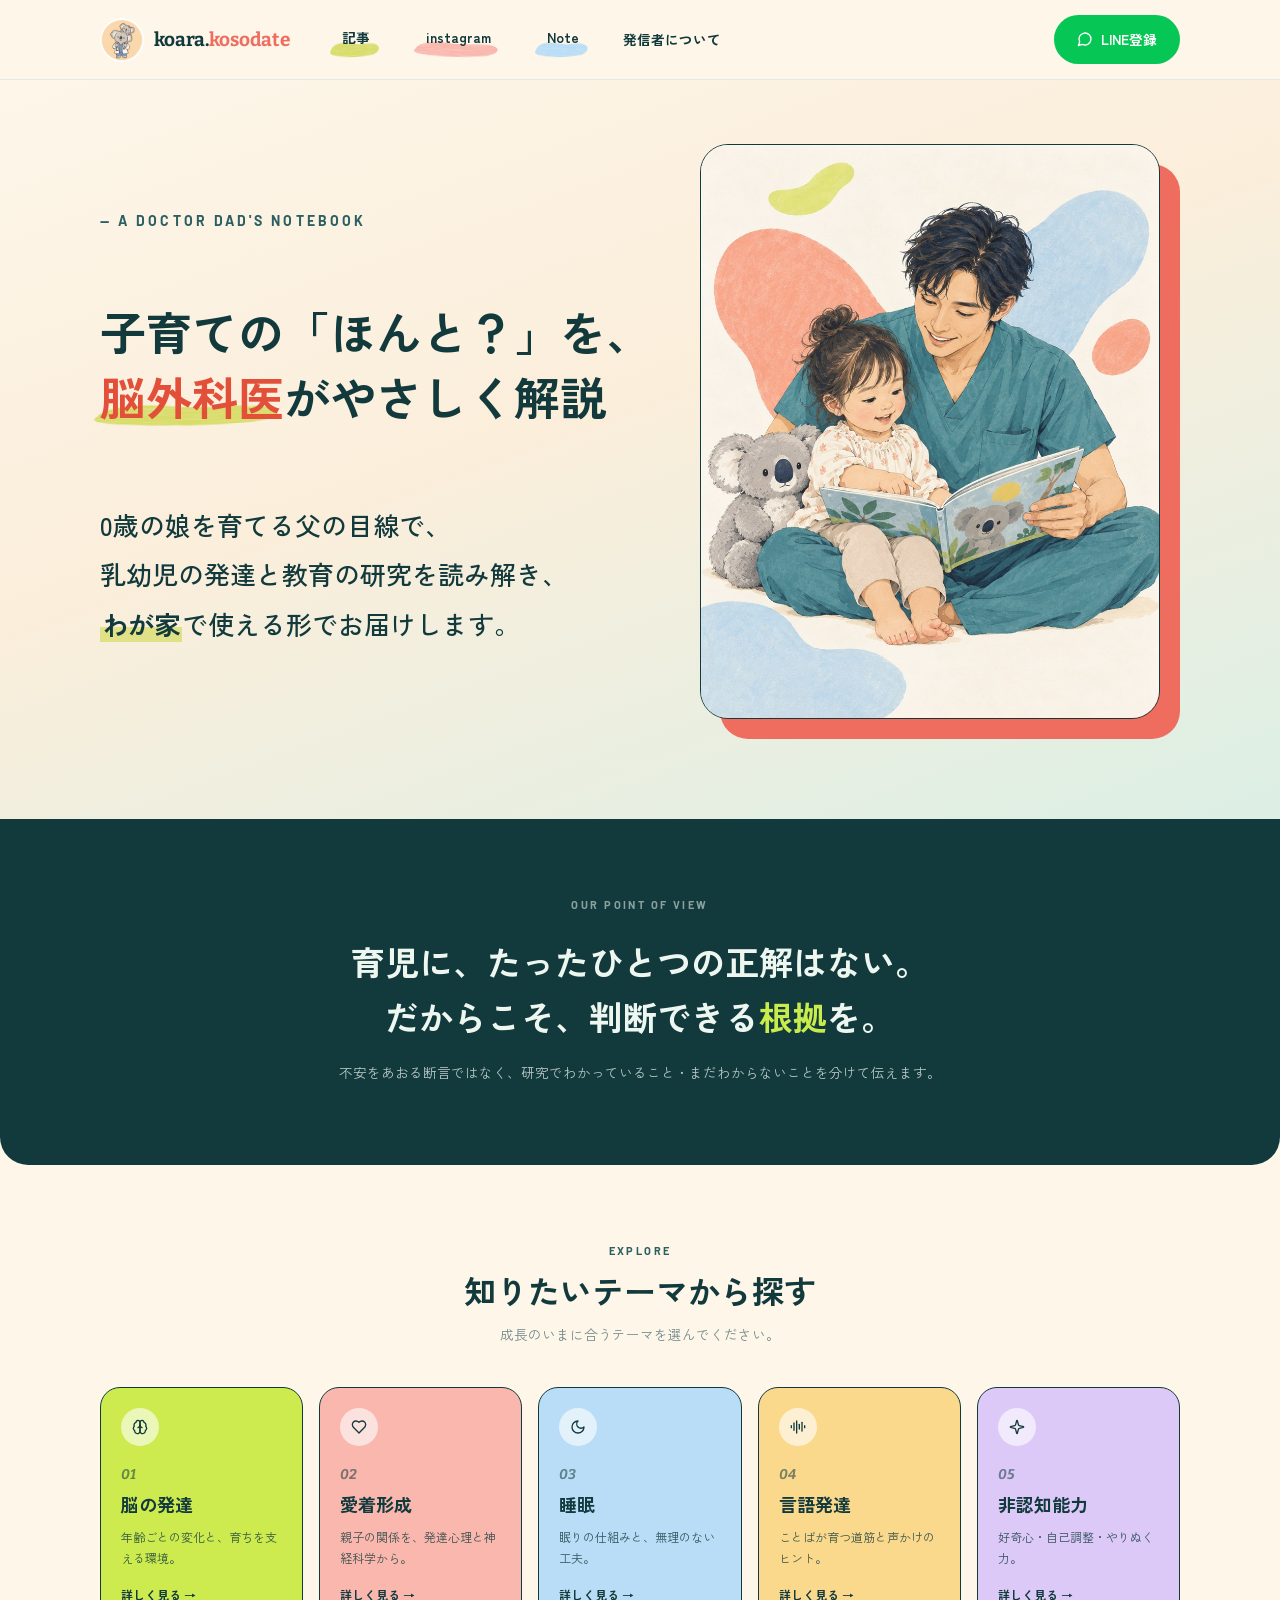
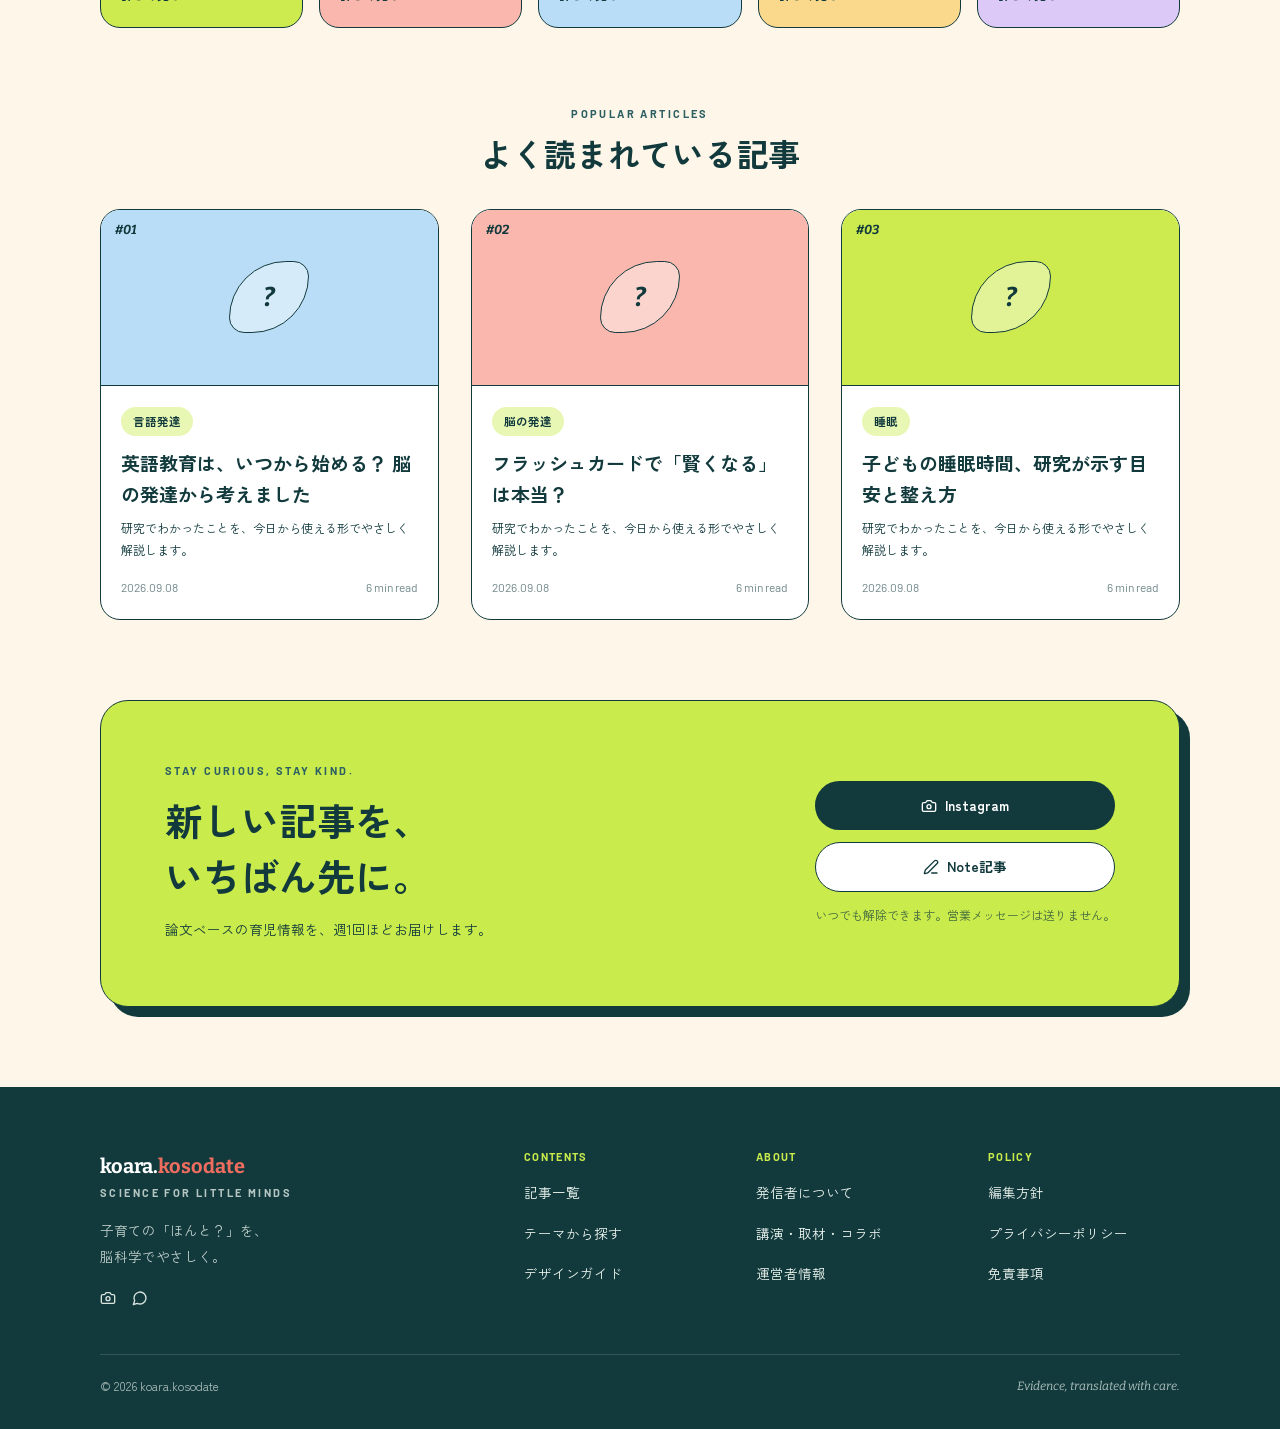
<file: index.html>
<!DOCTYPE html><html lang="ja"><head><meta charset="utf-8"><meta name="viewport" content="width=1280"><title>koara.kosodate — トップ</title><link rel="stylesheet" href="styles.css"><script src="assets/ga.js" defer></script><style>*{box-sizing:border-box}body{margin:0;background:var(--surface-page);color:var(--text-body);font:var(--type-body);-webkit-font-smoothing:antialiased}
a{color:var(--text-link);text-decoration:none}a:hover{color:var(--text-link-hover)}
.wrap{max-width:var(--container);margin:0 auto;padding:0 var(--sp-10)}
.eyebrow{font:var(--type-eyebrow);letter-spacing:var(--ls-eyebrow);text-transform:uppercase;color:var(--text-eyebrow)}
.btn{display:inline-flex;align-items:center;justify-content:center;gap:var(--sp-2);border-radius:var(--radius-pill);font-family:var(--font-jp);font-weight:var(--fw-bold);font-size:var(--fs-small);padding:11px 22px;border:1.5px solid transparent;transition:transform var(--dur-base) var(--ease-out),background var(--dur-base) var(--ease-out)}
.btn:hover{transform:var(--hover-lift)}.btn:active{transform:var(--press-scale)}
.btn-primary{background:var(--action-primary-bg);color:var(--action-primary-fg)}
.btn-dark{background:var(--action-dark-bg);color:var(--action-dark-fg)}
.btn-ghost{border-color:var(--action-ghost-border);color:var(--koara-ink)}
.btn-white{background:#fff;color:var(--koara-ink);border-color:var(--koara-ink)}
.btn-line{background:var(--action-line-bg);color:#fff}
.sv{display:inline-block;flex:none;vertical-align:middle}
.nav{height:var(--nav-h);background:var(--surface-page);border-bottom:1px solid var(--border-hairline)}
.nav .wrap{display:flex;align-items:center;gap:var(--sp-10);height:100%}
.nav img{height:44px;display:block}
.nav ul{list-style:none;display:flex;gap:var(--sp-8);margin:0;padding:0;font-size:var(--fs-small);font-weight:var(--fw-bold)}
.nav .on{color:var(--koara-coral-ink);border-bottom:2px solid var(--koara-lime);padding-bottom:2px}
.nav .sp{flex:1}
.crumb{font-size:var(--fs-small)}.crumb a{text-decoration:underline}.crumb i{font-style:normal;color:var(--text-muted);margin:0 6px}
.mark{background:linear-gradient(transparent 66%,var(--marker-lime) 66%);color:var(--text-accent)}
.tag{display:inline-block;white-space:nowrap;background:var(--koara-lime-tint);border-radius:var(--radius-pill);padding:4px 12px;font-size:var(--fs-tag);font-weight:var(--fw-bold);color:var(--koara-ink)}
.checks{display:grid;gap:var(--sp-3)}
.checks span{display:flex;gap:var(--sp-3);align-items:center;font:var(--fw-bold) var(--fs-caption)/1.7 var(--font-jp);color:var(--koara-ink)}
.checks i{width:20px;height:20px;border-radius:50%;background:var(--koara-lime);display:flex;align-items:center;justify-content:center;font-style:normal;font-size:11px}
.sec{padding:var(--sp-20) 0}
.sechead h2{font:var(--fw-bold) 32px/1.42 var(--font-jp);color:var(--text-strong);margin:var(--sp-3) 0 var(--sp-2)}
.sechead p{font-size:var(--fs-small);color:var(--text-muted);margin:0}
.arts{display:grid;gap:var(--sp-8)}
.art{background:var(--surface-card);border:1.5px solid var(--koara-ink);border-radius:var(--radius-lg);overflow:hidden;display:block;transition:transform var(--dur-base) var(--ease-out),box-shadow var(--dur-base) var(--ease-out)}
.art:hover{transform:translate(-3px,-3px);box-shadow:var(--shadow-offset-lime)}
.art .th{height:176px;display:flex;align-items:center;justify-content:center;border-bottom:1.5px solid var(--koara-ink);position:relative}
.art .th b{position:absolute;left:14px;top:12px;font:italic var(--fw-bold) 13px var(--font-serif);color:var(--koara-ink)}
.art .th span{width:80px;height:72px;border:1.5px solid var(--koara-ink);border-radius:var(--radius-leaf);display:flex;align-items:center;justify-content:center;background:rgba(255,255,255,.4);font:italic var(--fw-bold) 27px var(--font-serif);color:var(--koara-ink)}
.art .bd{padding:var(--sp-5)}
.art h3{font:var(--fw-bold) 19px/1.6 var(--font-jp);color:var(--text-strong);margin:var(--sp-3) 0 var(--sp-2)}
.art p{font-size:var(--fs-caption);line-height:1.8;margin:0 0 var(--sp-4)}
.art .meta{display:flex;justify-content:space-between;font-family:var(--font-label);font-size:var(--fs-caption);color:var(--text-muted)}
.subcard{background:var(--surface-lime);border:1.5px solid var(--koara-ink);border-radius:var(--radius-xl);padding:var(--sp-16);display:grid;grid-template-columns:1fr auto;gap:var(--sp-12);align-items:center;box-shadow:10px 10px 0 var(--koara-ink)}
.subcard h2{font:var(--fw-bold) 38px/1.48 var(--font-jp);color:var(--koara-ink);margin:var(--sp-4) 0 var(--sp-3)}
.subcard p{font-size:var(--fs-small);color:var(--koara-ink);margin:0}
.subcta{display:grid;gap:var(--sp-3);width:300px}
.subcta small{font-size:var(--fs-caption);color:rgba(18,58,61,.72);text-align:center}
.footer{background:var(--surface-ink);color:var(--text-on-ink);padding:var(--sp-16) 0 var(--sp-8)}
.footer a{color:var(--text-on-ink);font-size:var(--fs-small)}.footer a:hover{color:var(--koara-lime)}
.fgrid{display:grid;grid-template-columns:2fr 1fr 1fr 1fr;gap:var(--sp-10)}
.fgrid h4{font:var(--type-eyebrow);letter-spacing:var(--ls-label);text-transform:uppercase;color:var(--koara-lime);margin:0 0 var(--sp-4)}
.fgrid ul{list-style:none;margin:0;padding:0;display:grid;gap:var(--sp-3)}
.fmeta{display:flex;justify-content:space-between;margin-top:var(--sp-12);padding-top:var(--sp-5);border-top:1px solid rgba(255,255,255,.14);font-size:var(--fs-caption);color:rgba(238,246,240,.7)}
.fmeta i{font-family:var(--font-serif);font-style:italic}</style></head><body>
<header class="nav"><div class="wrap"><a href="https://www.instagram.com/koara.kosodate/" target="_blank" rel="noopener" style="display:flex;align-items:center;gap:10px"><img src="assets/logo-mascot.png" alt="koara.kosodate" style="height:44px;width:44px"><span style="font:var(--fw-bold) 19px var(--font-serif);color:var(--koara-ink)">koara.<span style="color:var(--koara-coral)">kosodate</span></span></a>
<ul style="align-items:center"><li style="position:relative"><a href="articles.html" style="position:relative;display:inline-flex;align-items:center;padding:6px 12px 10px"><svg viewBox="0 0 120 30" preserveAspectRatio="none" style="position:absolute;left:0;right:0;bottom:2px;height:18px;width:100%;transform:rotate(-2deg)" aria-hidden="true"><defs><filter id="crayon1" x="0" y="0" width="100%" height="100%"><feTurbulence type="fractalNoise" baseFrequency="0.04 0.7" numOctaves="3" seed="2" result="t"></feTurbulence><feDisplacementMap in="SourceGraphic" in2="t" scale="2" xChannelSelector="R" yChannelSelector="G" result="d"></feDisplacementMap><feColorMatrix in="t" type="matrix" values="0 0 0 0 0 0 0 0 0 0 0 0 0 0 0 0 0 0 0.7 0.62" result="a"></feColorMatrix><feComposite in="d" in2="a" operator="in"></feComposite></filter></defs><path d="M2,16 C8,4 28,2 50,6 C74,10 90,3 108,9 C118,13 112,24 92,26 C64,30 26,28 8,24 C0,22 -2,20 2,16 Z" fill="#d8dd6a" filter="url(#crayon1)"></path></svg><span style="position:relative">記事</span></a></li><li style="position:relative"><a href="https://www.instagram.com/koara.kosodate/" target="_blank" rel="noopener" style="position:relative;display:inline-flex;align-items:center;padding:6px 12px 10px"><svg viewBox="0 0 120 30" preserveAspectRatio="none" style="position:absolute;left:0;right:0;bottom:2px;height:18px;width:100%;transform:rotate(1.5deg)" aria-hidden="true"><defs><filter id="crayon2" x="0" y="0" width="100%" height="100%"><feTurbulence type="fractalNoise" baseFrequency="0.04 0.7" numOctaves="3" seed="3" result="t"></feTurbulence><feDisplacementMap in="SourceGraphic" in2="t" scale="2" xChannelSelector="R" yChannelSelector="G" result="d"></feDisplacementMap><feColorMatrix in="t" type="matrix" values="0 0 0 0 0 0 0 0 0 0 0 0 0 0 0 0 0 0 0.7 0.62" result="a"></feColorMatrix><feComposite in="d" in2="a" operator="in"></feComposite></filter></defs><path d="M2,16 C8,4 28,2 50,6 C74,10 90,3 108,9 C118,13 112,24 92,26 C64,30 26,28 8,24 C0,22 -2,20 2,16 Z" fill="#f9b7ad" filter="url(#crayon2)"></path></svg><span style="position:relative">instagram</span></a></li><li style="position:relative"><a href="https://note.com/koara_kosodate" target="_blank" rel="noopener" style="position:relative;display:inline-flex;align-items:center;padding:6px 12px 10px"><svg viewBox="0 0 120 30" preserveAspectRatio="none" style="position:absolute;left:0;right:0;bottom:2px;height:18px;width:100%;transform:rotate(-1deg)" aria-hidden="true"><defs><filter id="crayon3" x="0" y="0" width="100%" height="100%"><feTurbulence type="fractalNoise" baseFrequency="0.04 0.7" numOctaves="3" seed="4" result="t"></feTurbulence><feDisplacementMap in="SourceGraphic" in2="t" scale="2" xChannelSelector="R" yChannelSelector="G" result="d"></feDisplacementMap><feColorMatrix in="t" type="matrix" values="0 0 0 0 0 0 0 0 0 0 0 0 0 0 0 0 0 0 0.7 0.62" result="a"></feColorMatrix><feComposite in="d" in2="a" operator="in"></feComposite></filter></defs><path d="M2,16 C8,4 28,2 50,6 C74,10 90,3 108,9 C118,13 112,24 92,26 C64,30 26,28 8,24 C0,22 -2,20 2,16 Z" fill="#b9ddf6" filter="url(#crayon3)"></path></svg><span style="position:relative">Note</span></a></li><li><a href="index.html">発信者について</a></li></ul>
<span class="sp"></span><a class="btn btn-line" href="#"><svg class="sv" style="width:16px;height:16px" viewBox="0 0 24 24" fill="none" stroke="currentColor" stroke-width="2" stroke-linecap="round" stroke-linejoin="round" aria-hidden="true"><path d="M7.9 20A9 9 0 1 0 4 16.1L2 22Z"></path></svg>LINE登録</a></div></header>

<section style="background:linear-gradient(160deg,var(--koara-cream) 0%,var(--koara-cream-2) 45%,var(--surface-mint) 100%);padding:var(--sp-16) 0 var(--sp-20)">
<div class="wrap" style="display:grid;grid-template-columns:1fr 1fr;gap:var(--sp-12);align-items:stretch">
<div style="display:flex;flex-direction:column;justify-content:space-evenly;padding-bottom:var(--sp-5)"><div class="eyebrow" style="font-size:14px">— A Doctor Dad's Notebook</div>
<h1 style="font:var(--fw-bold) 46px/1.42 var(--font-jp);color:var(--text-strong);margin:0"><span style="white-space:nowrap">子育ての「ほんと？」を、</span><br><span style="white-space:nowrap"><span style="position:relative;display:inline-block;color:var(--text-accent)"><svg viewBox="0 0 120 30" preserveAspectRatio="none" style="position:absolute;left:-6px;right:-6px;bottom:2px;width:calc(100% + 12px);height:26px;transform:rotate(-1.2deg)" aria-hidden="true"><defs><filter id="crayon4" x="0" y="0" width="100%" height="100%"><feTurbulence type="fractalNoise" baseFrequency="0.04 0.7" numOctaves="3" seed="5" result="t"></feTurbulence><feDisplacementMap in="SourceGraphic" in2="t" scale="2" xChannelSelector="R" yChannelSelector="G" result="d"></feDisplacementMap><feColorMatrix in="t" type="matrix" values="0 0 0 0 0 0 0 0 0 0 0 0 0 0 0 0 0 0 0.7 0.62" result="a"></feColorMatrix><feComposite in="d" in2="a" operator="in"></feComposite></filter></defs><path d="M2,16 C8,4 28,2 50,6 C74,10 90,3 108,9 C118,13 112,24 92,26 C64,30 26,28 8,24 C0,22 -2,20 2,16 Z" fill="#d8dd6a" filter="url(#crayon4)"></path></svg><span style="position:relative">脳外科医</span></span>がやさしく解説</span></h1>
<p style="font-size:26px;line-height:1.9;font-weight:500;color:var(--text-strong);margin:0">0歳の娘を育てる父の目線で、<br>乳幼児の発達と教育の研究を読み解き、<br><span style="font-weight:700;color:var(--text-strong);background:linear-gradient(transparent 60%,rgba(216,221,106,.75) 60%);padding:0 2px">わが家</span>で使える形でお届けします。</p>
</div>
<div style="position:relative;padding:0 var(--sp-5) var(--sp-5) 0">
<div style="position:absolute;inset:var(--sp-5) 0 0 var(--sp-5);border-radius:var(--radius-xl);background:var(--koara-coral)"></div>
<img src="assets/illustration-hero.jpg" alt="" style="width:100%;display:block;position:relative;border-radius:var(--radius-xl);border:1.5px solid var(--koara-ink)">
</div></div></section>

<section style="background:var(--surface-ink);color:var(--text-on-ink);padding:var(--sp-20) 0;border-radius:0 0 var(--radius-xl) var(--radius-xl);text-align:center">
<div class="wrap"><div class="eyebrow" style="color:rgba(238,246,240,.55)">Our point of view</div>
<h2 style="font:var(--fw-bold) 34px/1.62 var(--font-jp);margin:var(--sp-6) 0 var(--sp-4)">育児に、たったひとつの正解はない。<br>だからこそ、判断できる<span style="color:var(--koara-lime)">根拠</span>を。</h2>
<p style="font-size:var(--fs-small);color:rgba(238,246,240,.75);margin:0">不安をあおる断言ではなく、研究でわかっていること・まだわからないことを分けて伝えます。</p></div></section>

<section class="sec"><div class="wrap"><div class="sechead" style="text-align:center;margin-bottom:var(--sp-10)"><div class="eyebrow">Explore</div><h2>知りたいテーマから探す</h2><p>成長のいまに合うテーマを選んでください。</p></div>
<div style="display:grid;grid-template-columns:repeat(5,1fr);gap:var(--sp-4)">
<a href="articles.html" style="display:flex;flex-direction:column;min-height:215px;padding:var(--sp-5);background:var(--pastel-lime);color:var(--koara-ink);border:1.5px solid var(--koara-ink);border-radius:var(--radius-lg)">
<span style="width:38px;height:38px;border-radius:50%;background:rgba(255,255,255,.6);display:flex;align-items:center;justify-content:center;margin-bottom:var(--sp-5)"><svg class="sv" style="width:16px;height:16px" viewBox="0 0 24 24" fill="none" stroke="currentColor" stroke-width="2" stroke-linecap="round" stroke-linejoin="round" aria-hidden="true"><path d="M12 5a3 3 0 1 0-5.997.125 4 4 0 0 0-2.526 5.77 4 4 0 0 0 .556 6.588A4 4 0 1 0 12 18Z"></path><path d="M12 5a3 3 0 1 1 5.997.125 4 4 0 0 1 2.526 5.77 4 4 0 0 1-.556 6.588A4 4 0 1 1 12 18Z"></path><path d="M15 13a4.5 4.5 0 0 1-3-4 4.5 4.5 0 0 1-3 4"></path></svg></span>
<div style="font:italic var(--fw-bold) 14px var(--font-serif);opacity:.55;margin-bottom:var(--sp-2)">01</div>
<h3 style="font:var(--fw-bold) 18px/1.5 var(--font-jp);margin:0 0 var(--sp-2)">脳の発達</h3>
<p style="font-size:var(--fs-caption);line-height:1.75;margin:0 0 auto;opacity:.8">年齢ごとの変化と、育ちを支える環境。</p>
<span style="font-size:var(--fs-caption);font-weight:var(--fw-bold);margin-top:var(--sp-4)">詳しく見る →</span></a><a href="articles.html" style="display:flex;flex-direction:column;min-height:215px;padding:var(--sp-5);background:var(--pastel-pink);color:var(--koara-ink);border:1.5px solid var(--koara-ink);border-radius:var(--radius-lg)">
<span style="width:38px;height:38px;border-radius:50%;background:rgba(255,255,255,.6);display:flex;align-items:center;justify-content:center;margin-bottom:var(--sp-5)"><svg class="sv" style="width:16px;height:16px" viewBox="0 0 24 24" fill="none" stroke="currentColor" stroke-width="2" stroke-linecap="round" stroke-linejoin="round" aria-hidden="true"><path d="M19 14c1.49-1.46 3-3.21 3-5.5A5.5 5.5 0 0 0 16.5 3c-1.76 0-3 .5-4.5 2-1.5-1.5-2.74-2-4.5-2A5.5 5.5 0 0 0 2 8.5c0 2.3 1.5 4.05 3 5.5l7 7Z"></path></svg></span>
<div style="font:italic var(--fw-bold) 14px var(--font-serif);opacity:.55;margin-bottom:var(--sp-2)">02</div>
<h3 style="font:var(--fw-bold) 18px/1.5 var(--font-jp);margin:0 0 var(--sp-2)">愛着形成</h3>
<p style="font-size:var(--fs-caption);line-height:1.75;margin:0 0 auto;opacity:.8">親子の関係を、発達心理と神経科学から。</p>
<span style="font-size:var(--fs-caption);font-weight:var(--fw-bold);margin-top:var(--sp-4)">詳しく見る →</span></a><a href="articles.html" style="display:flex;flex-direction:column;min-height:215px;padding:var(--sp-5);background:var(--pastel-blue);color:var(--koara-ink);border:1.5px solid var(--koara-ink);border-radius:var(--radius-lg)">
<span style="width:38px;height:38px;border-radius:50%;background:rgba(255,255,255,.6);display:flex;align-items:center;justify-content:center;margin-bottom:var(--sp-5)"><svg class="sv" style="width:16px;height:16px" viewBox="0 0 24 24" fill="none" stroke="currentColor" stroke-width="2" stroke-linecap="round" stroke-linejoin="round" aria-hidden="true"><path d="M12 3a6 6 0 0 0 9 9 9 9 0 1 1-9-9Z"></path></svg></span>
<div style="font:italic var(--fw-bold) 14px var(--font-serif);opacity:.55;margin-bottom:var(--sp-2)">03</div>
<h3 style="font:var(--fw-bold) 18px/1.5 var(--font-jp);margin:0 0 var(--sp-2)">睡眠</h3>
<p style="font-size:var(--fs-caption);line-height:1.75;margin:0 0 auto;opacity:.8">眠りの仕組みと、無理のない工夫。</p>
<span style="font-size:var(--fs-caption);font-weight:var(--fw-bold);margin-top:var(--sp-4)">詳しく見る →</span></a><a href="articles.html" style="display:flex;flex-direction:column;min-height:215px;padding:var(--sp-5);background:var(--pastel-yellow);color:var(--koara-ink);border:1.5px solid var(--koara-ink);border-radius:var(--radius-lg)">
<span style="width:38px;height:38px;border-radius:50%;background:rgba(255,255,255,.6);display:flex;align-items:center;justify-content:center;margin-bottom:var(--sp-5)"><svg class="sv" style="width:16px;height:16px" viewBox="0 0 24 24" fill="none" stroke="currentColor" stroke-width="2" stroke-linecap="round" stroke-linejoin="round" aria-hidden="true"><path d="M2 10v3"></path><path d="M6 6v11"></path><path d="M10 3v18"></path><path d="M14 8v7"></path><path d="M18 5v13"></path><path d="M22 10v3"></path></svg></span>
<div style="font:italic var(--fw-bold) 14px var(--font-serif);opacity:.55;margin-bottom:var(--sp-2)">04</div>
<h3 style="font:var(--fw-bold) 18px/1.5 var(--font-jp);margin:0 0 var(--sp-2)">言語発達</h3>
<p style="font-size:var(--fs-caption);line-height:1.75;margin:0 0 auto;opacity:.8">ことばが育つ道筋と声かけのヒント。</p>
<span style="font-size:var(--fs-caption);font-weight:var(--fw-bold);margin-top:var(--sp-4)">詳しく見る →</span></a><a href="articles.html" style="display:flex;flex-direction:column;min-height:215px;padding:var(--sp-5);background:var(--pastel-purple);color:var(--koara-ink);border:1.5px solid var(--koara-ink);border-radius:var(--radius-lg)">
<span style="width:38px;height:38px;border-radius:50%;background:rgba(255,255,255,.6);display:flex;align-items:center;justify-content:center;margin-bottom:var(--sp-5)"><svg class="sv" style="width:16px;height:16px" viewBox="0 0 24 24" fill="none" stroke="currentColor" stroke-width="2" stroke-linecap="round" stroke-linejoin="round" aria-hidden="true"><path d="M9.937 15.5A2 2 0 0 0 8.5 14.063l-6.135-1.582a.5.5 0 0 1 0-.962L8.5 9.936A2 2 0 0 0 9.937 8.5l1.582-6.135a.5.5 0 0 1 .963 0L14.063 8.5A2 2 0 0 0 15.5 9.937l6.135 1.581a.5.5 0 0 1 0 .964L15.5 14.063a2 2 0 0 0-1.437 1.437l-1.582 6.135a.5.5 0 0 1-.963 0z"></path></svg></span>
<div style="font:italic var(--fw-bold) 14px var(--font-serif);opacity:.55;margin-bottom:var(--sp-2)">05</div>
<h3 style="font:var(--fw-bold) 18px/1.5 var(--font-jp);margin:0 0 var(--sp-2)">非認知能力</h3>
<p style="font-size:var(--fs-caption);line-height:1.75;margin:0 0 auto;opacity:.8">好奇心・自己調整・やりぬく力。</p>
<span style="font-size:var(--fs-caption);font-weight:var(--fw-bold);margin-top:var(--sp-4)">詳しく見る →</span></a></div></div></section>

<section class="sec" style="padding-top:0"><div class="wrap"><div class="sechead" style="text-align:center;margin-bottom:var(--sp-8)"><div class="eyebrow">Popular articles</div><h2>よく読まれている記事</h2></div>
<div class="arts" style="grid-template-columns:repeat(3,1fr)"><a class="art" href="detail.html"><div class="th" style="background:var(--pastel-blue)"><b>#01</b><span>?</span></div>
<div class="bd"><span class="tag">言語発達</span><h3>英語教育は、いつから始める？ 脳の発達から考えました</h3><p>研究でわかったことを、今日から使える形でやさしく解説します。</p>
<div class="meta"><span>2026.09.08</span><span>6 min read</span></div></div></a><a class="art" href="detail.html"><div class="th" style="background:var(--pastel-pink)"><b>#02</b><span>?</span></div>
<div class="bd"><span class="tag">脳の発達</span><h3>フラッシュカードで「賢くなる」は本当？</h3><p>研究でわかったことを、今日から使える形でやさしく解説します。</p>
<div class="meta"><span>2026.09.08</span><span>6 min read</span></div></div></a><a class="art" href="detail.html"><div class="th" style="background:var(--pastel-lime)"><b>#03</b><span>?</span></div>
<div class="bd"><span class="tag">睡眠</span><h3>子どもの睡眠時間、研究が示す目安と整え方</h3><p>研究でわかったことを、今日から使える形でやさしく解説します。</p>
<div class="meta"><span>2026.09.08</span><span>6 min read</span></div></div></a></div></div></section>
<section class="sec" style="padding-top:0"><div class="wrap"><div class="subcard"><div>
<div class="eyebrow">Stay curious, stay kind.</div><h2>新しい記事を、<br>いちばん先に。</h2><p>論文ベースの育児情報を、週1回ほどお届けします。</p></div>
<div class="subcta"><a class="btn btn-dark" href="https://www.instagram.com/koara.kosodate/" target="_blank" rel="noopener"><svg class="sv" style="width:16px;height:16px" viewBox="0 0 24 24" fill="none" stroke="currentColor" stroke-width="2" stroke-linecap="round" stroke-linejoin="round" aria-hidden="true"><path d="M13.997 4a2 2 0 0 1 1.76 1.05l.486.9A2 2 0 0 0 18.003 7H20a2 2 0 0 1 2 2v9a2 2 0 0 1-2 2H4a2 2 0 0 1-2-2V9a2 2 0 0 1 2-2h1.997a2 2 0 0 0 1.759-1.048l.489-.904A2 2 0 0 1 10.004 4z"></path><circle cx="12" cy="13" r="3"></circle></svg>Instagram</a><a class="btn btn-white" href="https://note.com/koara_kosodate" target="_blank" rel="noopener"><svg class="sv" style="width:16px;height:16px" viewBox="0 0 24 24" fill="none" stroke="currentColor" stroke-width="2" stroke-linecap="round" stroke-linejoin="round" aria-hidden="true"><path d="M13 21h8"></path><path d="M21.174 6.812a1 1 0 0 0-3.986-3.987L3.842 16.174a2 2 0 0 0-.5.83l-1.321 4.352a.5.5 0 0 0 .623.622l4.353-1.32a2 2 0 0 0 .83-.497z"></path></svg>Note記事</a><small>いつでも解除できます。営業メッセージは送りません。</small></div></div></div></section>
<footer class="footer"><div class="wrap"><div class="fgrid"><div>
<div style="font:var(--fw-bold) 20px/1.5 var(--font-serif);color:#fff">koara.<span style="color:var(--koara-coral)">kosodate</span></div>
<div class="eyebrow" style="color:rgba(238,246,240,.75);margin-top:6px">science for little minds</div>
<p style="font-size:var(--fs-small);line-height:1.9;color:rgba(238,246,240,.8);margin:var(--sp-5) 0">子育ての「ほんと？」を、<br>脳科学でやさしく。</p>
<div style="display:flex;gap:var(--sp-4);color:rgba(238,246,240,.9)"><svg class="sv" style="width:16px;height:16px" viewBox="0 0 24 24" fill="none" stroke="currentColor" stroke-width="2" stroke-linecap="round" stroke-linejoin="round" aria-hidden="true"><path d="M13.997 4a2 2 0 0 1 1.76 1.05l.486.9A2 2 0 0 0 18.003 7H20a2 2 0 0 1 2 2v9a2 2 0 0 1-2 2H4a2 2 0 0 1-2-2V9a2 2 0 0 1 2-2h1.997a2 2 0 0 0 1.759-1.048l.489-.904A2 2 0 0 1 10.004 4z"></path><circle cx="12" cy="13" r="3"></circle></svg><svg class="sv" style="width:16px;height:16px" viewBox="0 0 24 24" fill="none" stroke="currentColor" stroke-width="2" stroke-linecap="round" stroke-linejoin="round" aria-hidden="true"><path d="M7.9 20A9 9 0 1 0 4 16.1L2 22Z"></path></svg></div></div>
<div><h4>Contents</h4><ul><li><a href="articles.html">記事一覧</a></li><li><a href="articles.html">テーマから探す</a></li><li><a href="#">デザインガイド</a></li></ul></div>
<div><h4>About</h4><ul><li><a href="#">発信者について</a></li><li><a href="#">講演・取材・コラボ</a></li><li><a href="#">運営者情報</a></li></ul></div>
<div><h4>Policy</h4><ul><li><a href="#">編集方針</a></li><li><a href="privacy.html">プライバシーポリシー</a></li><li><a href="#">免責事項</a></li></ul></div></div>
<div class="fmeta"><span>© 2026 koara.kosodate</span><i>Evidence, translated with care.</i></div></div></footer>
</body></html>
</file>
<file: styles.css>
@import url("tokens/fonts.css");
@import url("tokens/colors.css");
@import url("tokens/typography.css");
@import url("tokens/spacing.css");
@import url("tokens/effects.css");
</file>
